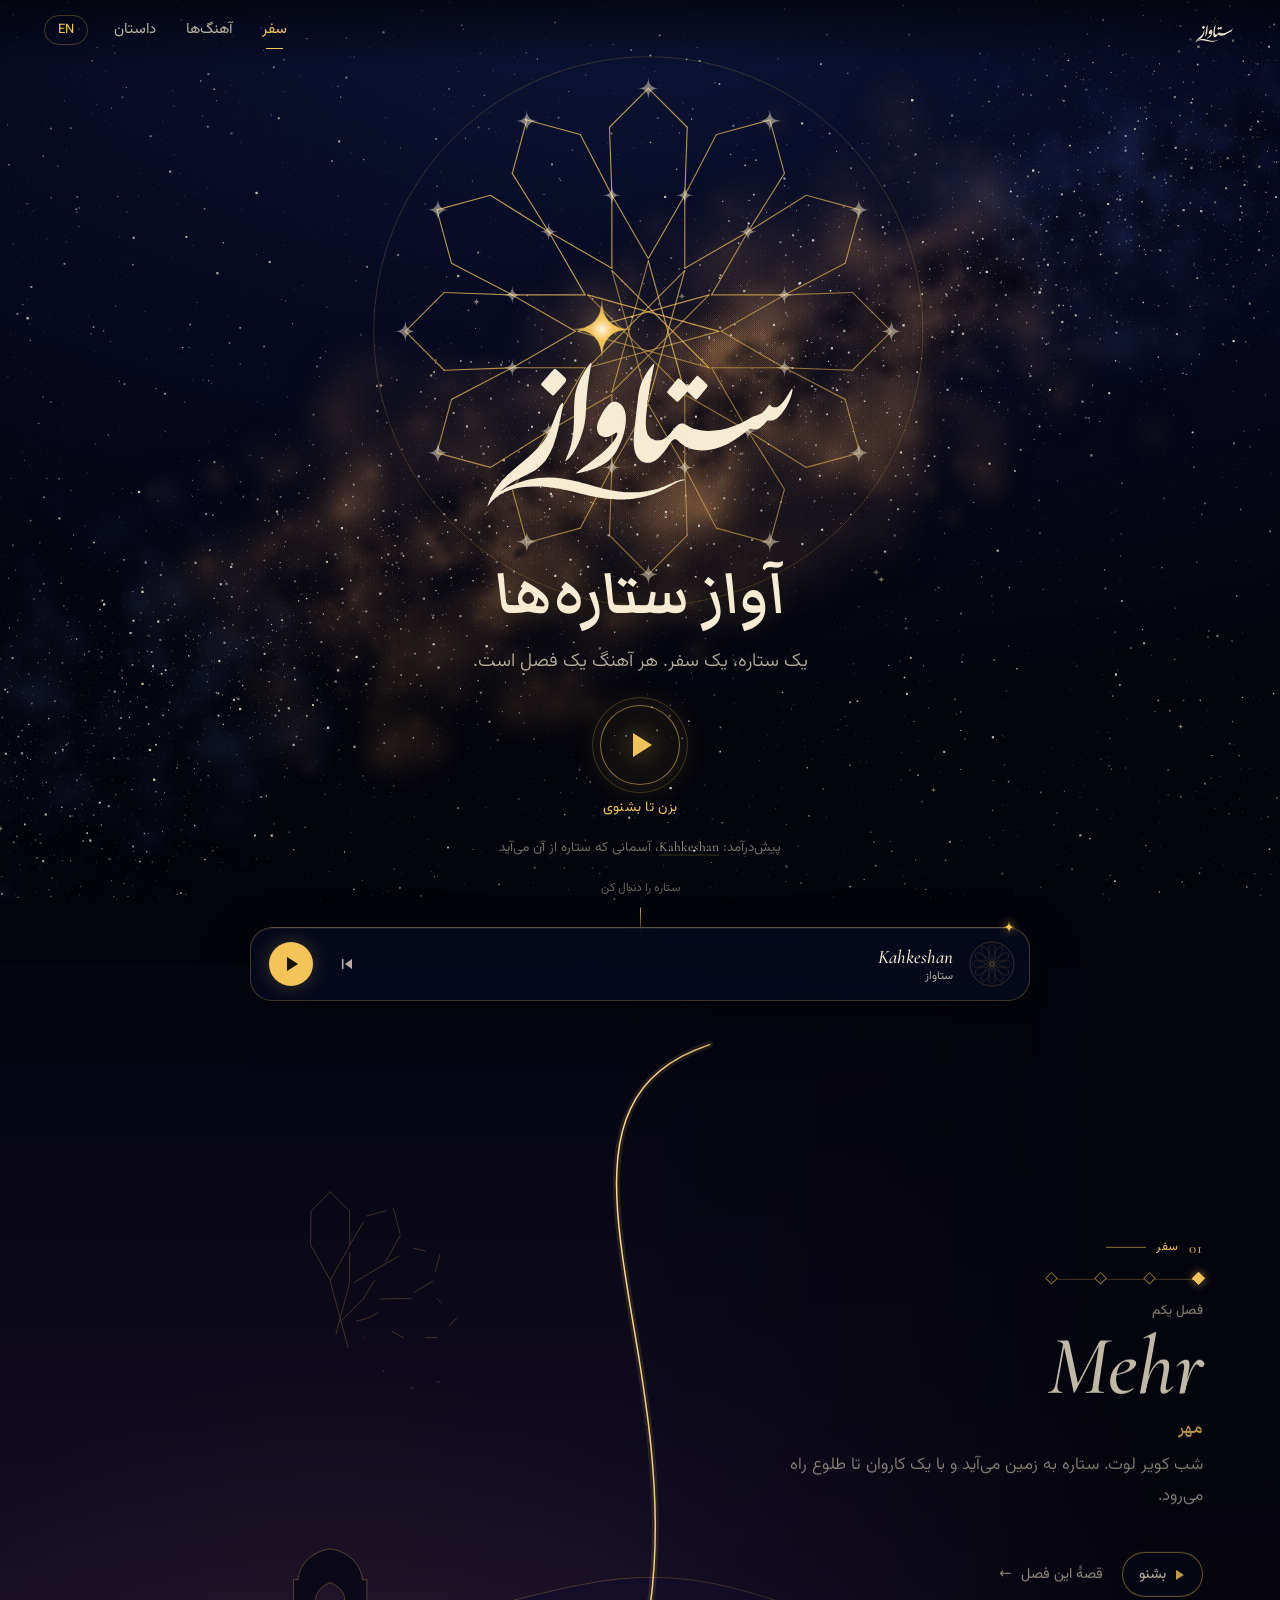
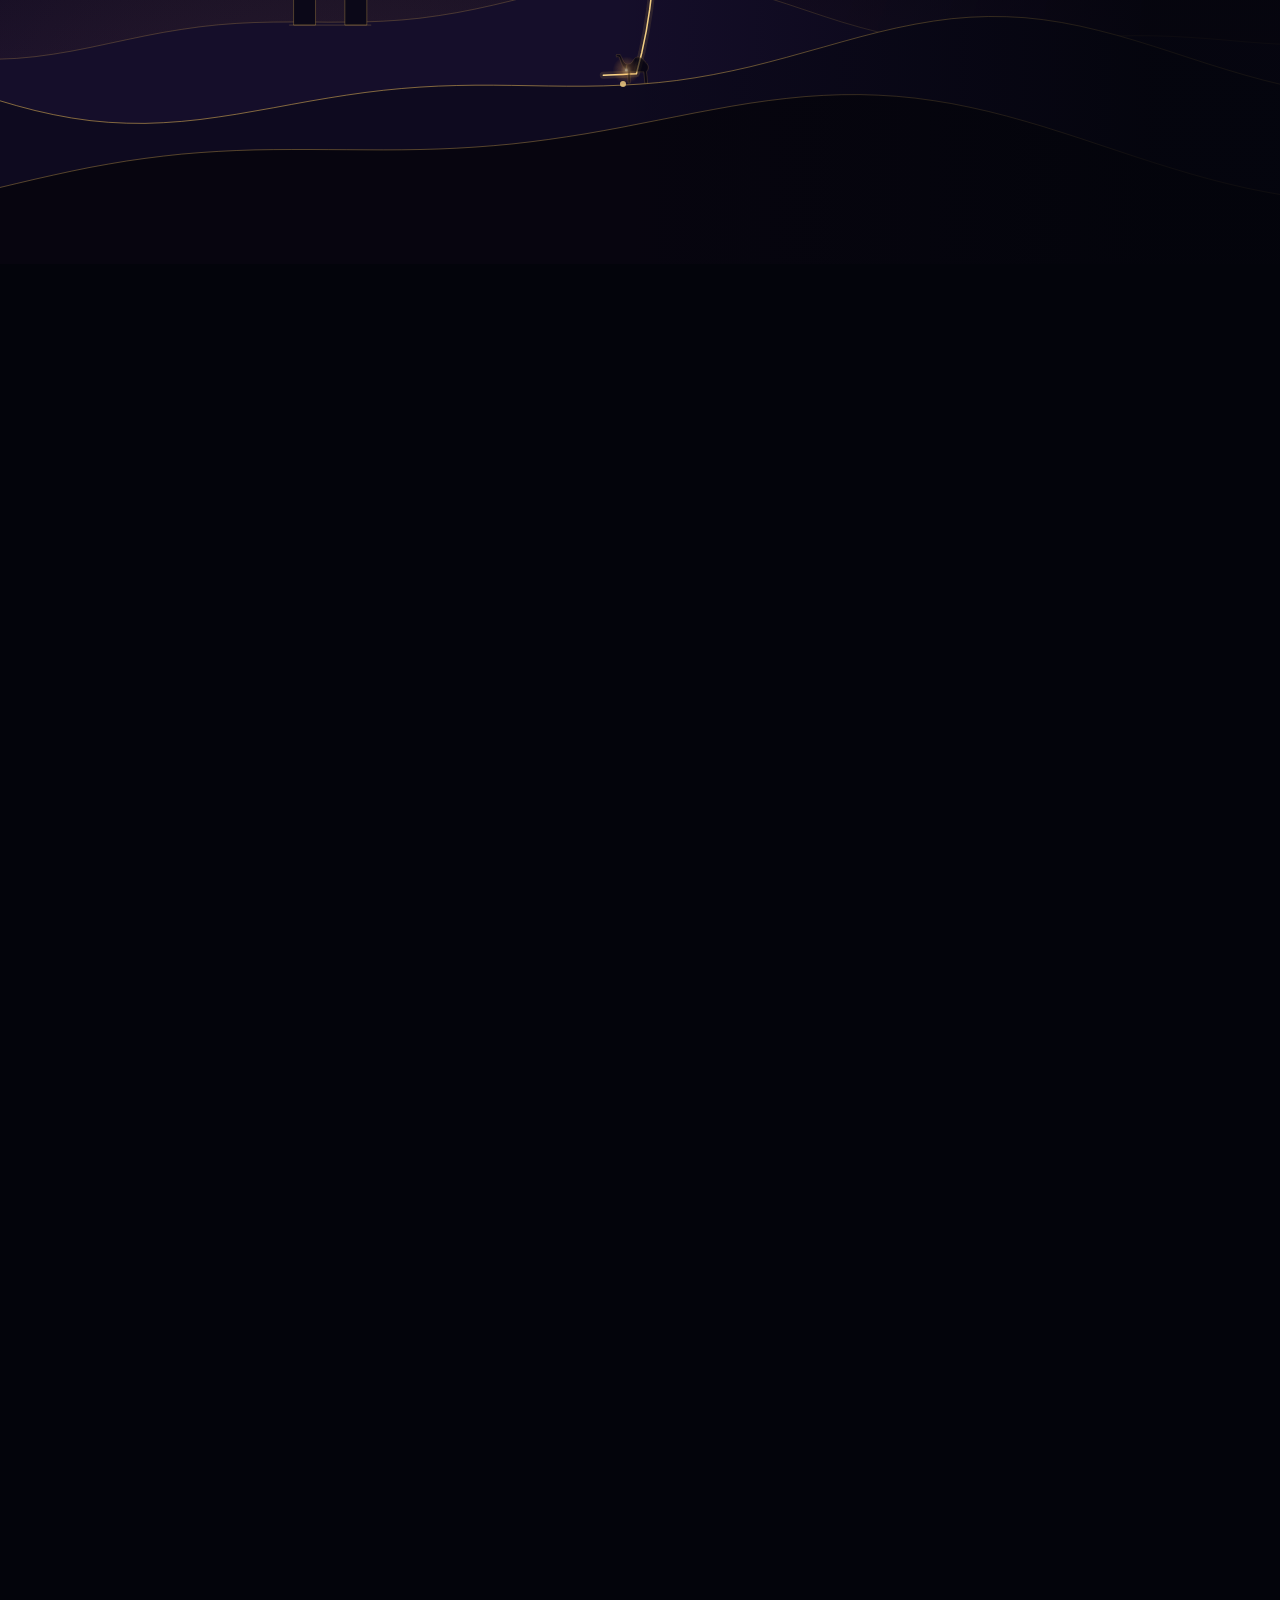
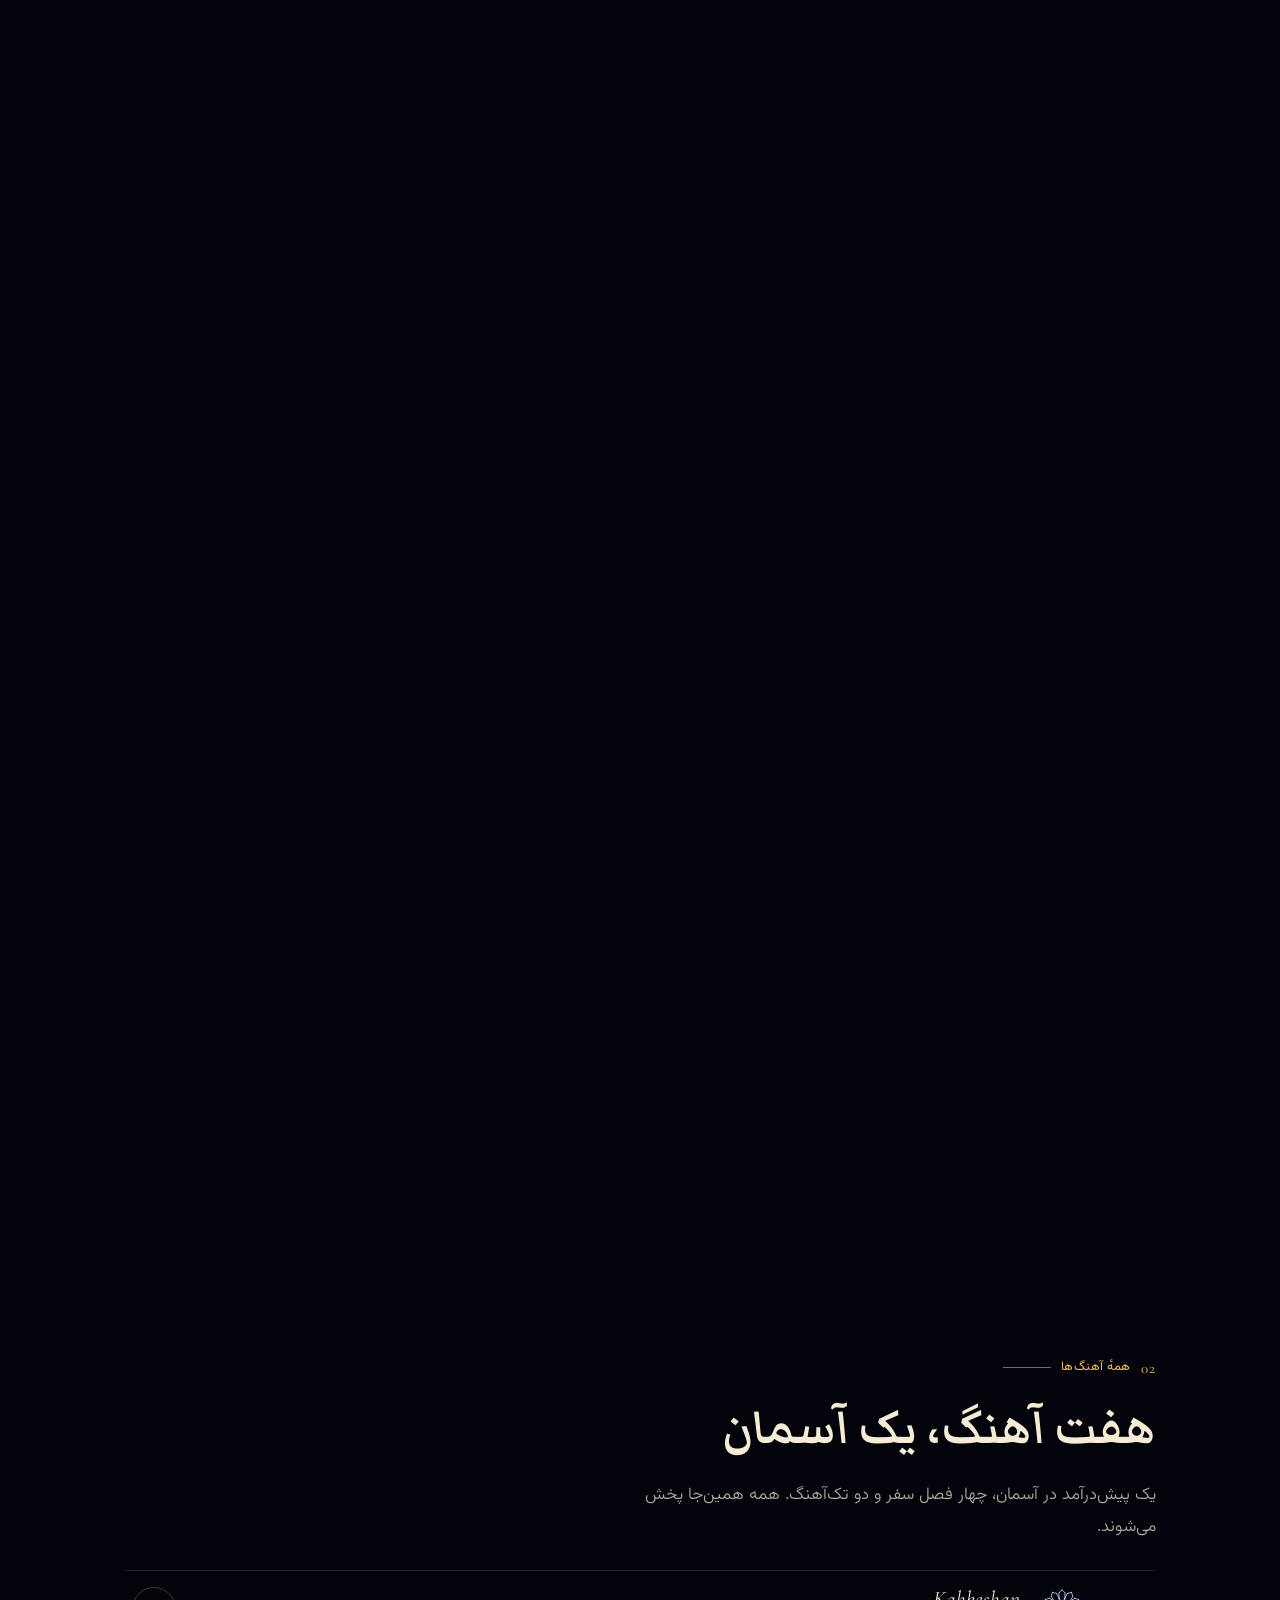
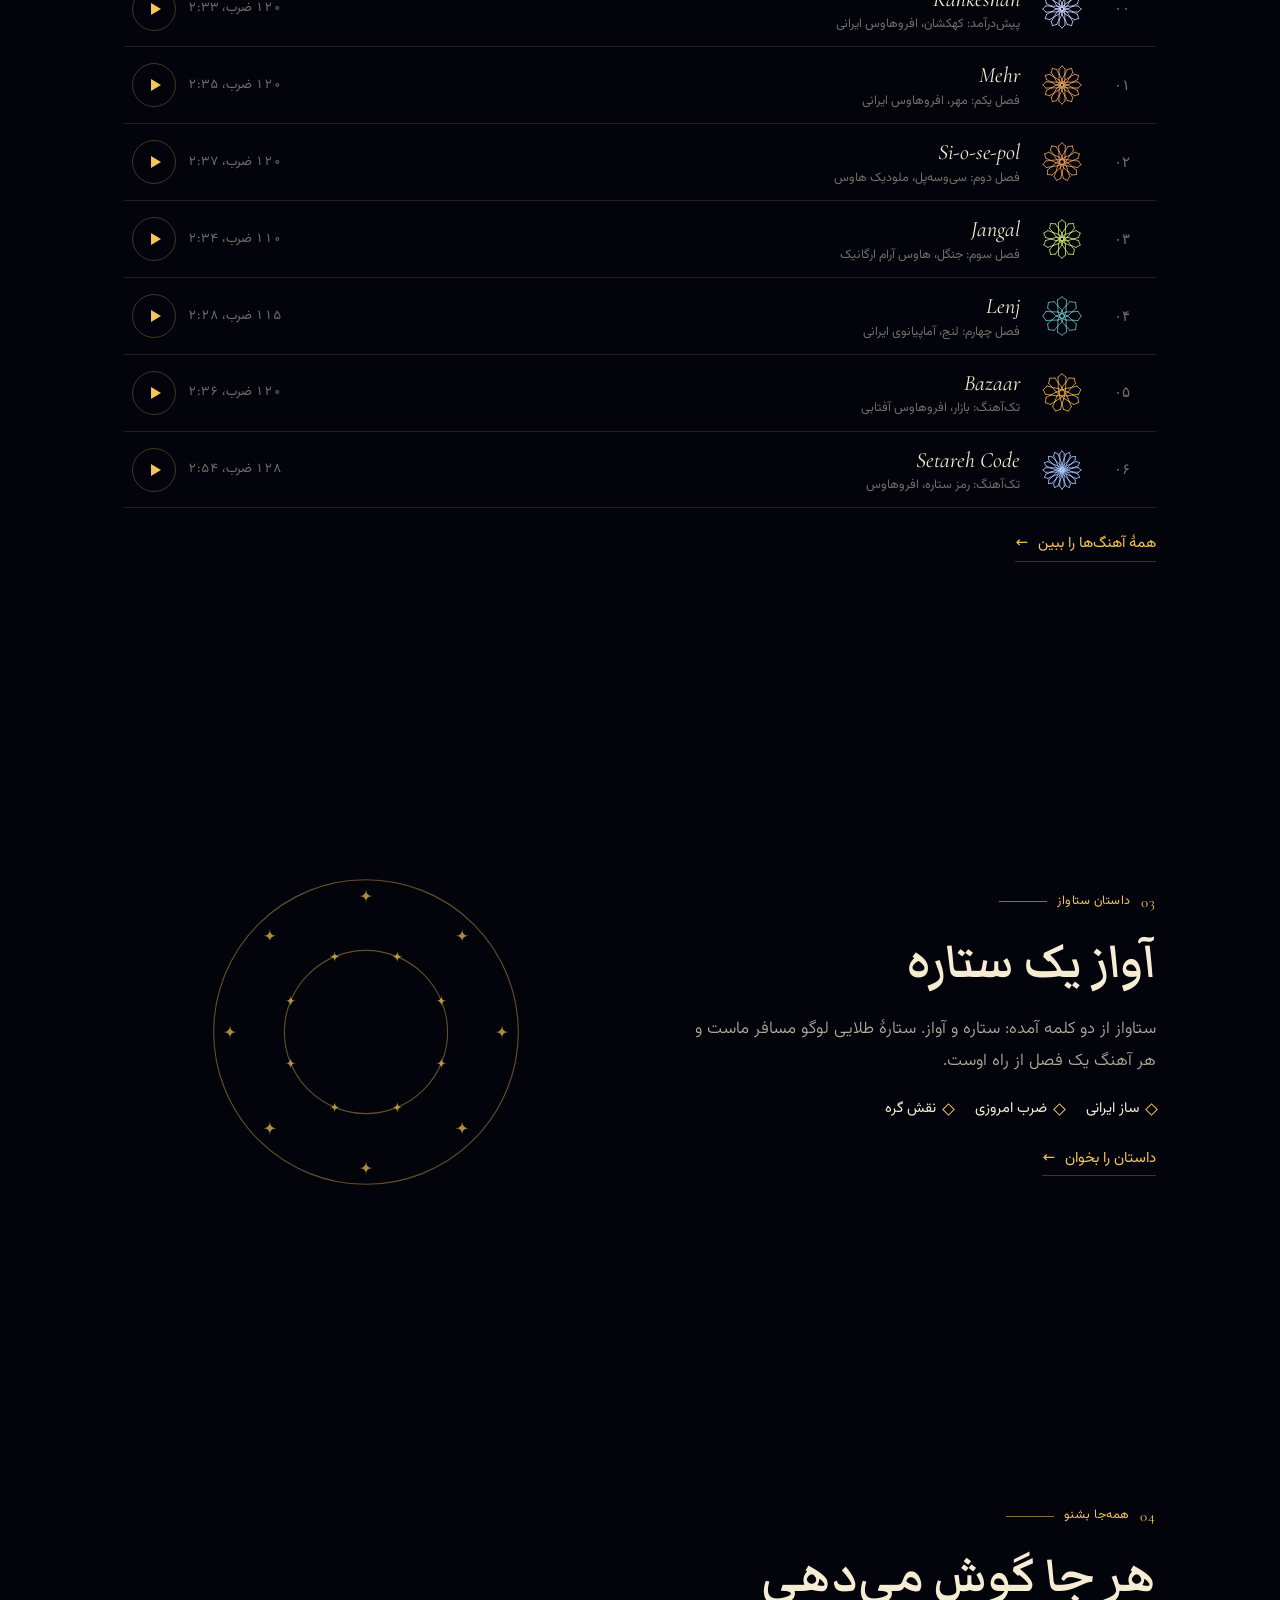
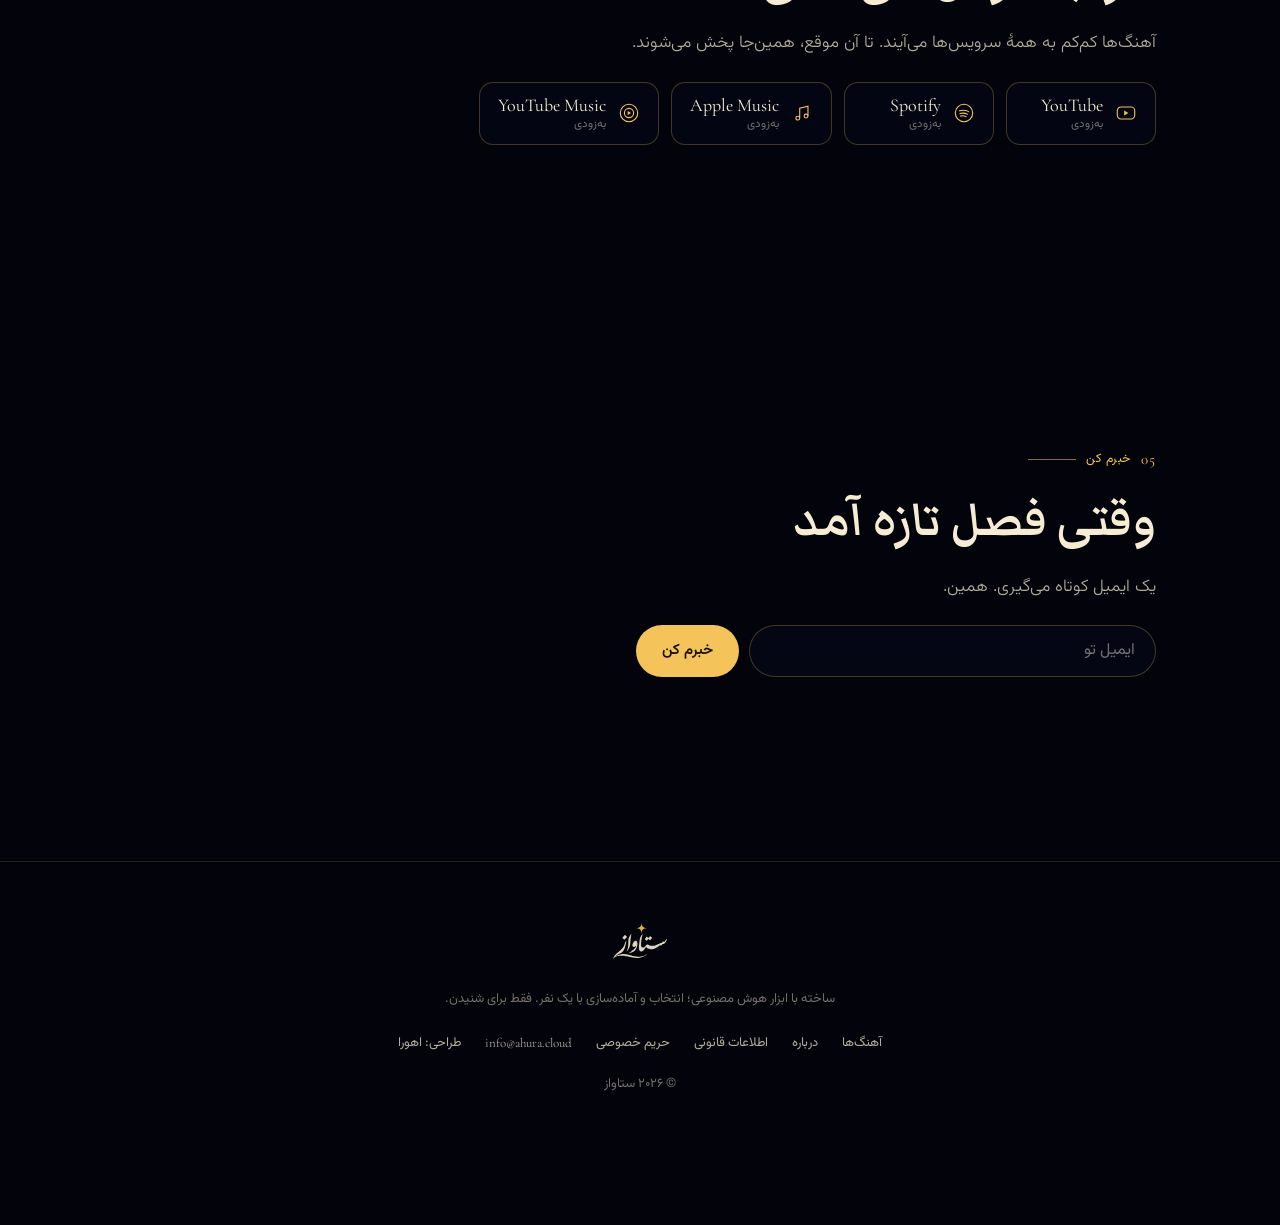
<file: index.html>
<!doctype html>
<html lang="fa" dir="rtl">
<head>
<meta charset="utf-8">
<meta name="viewport" content="width=device-width, initial-scale=1, viewport-fit=cover">
<meta name="theme-color" content="#03040b">
<meta name="color-scheme" content="dark">
<meta name="robots" content="noindex">
<title>Setavaz Journey</title>
<meta name="description" content="ستاواز، آواز ستاره‌ها: ستارهٔ طلایی لوگو مسافر است و هر آهنگ یک فصل از سفر او.">
<link rel="icon" href="assets/setavaz-mark.svg" type="image/svg+xml">
<link rel="preconnect" href="https://fonts.googleapis.com">
<link rel="preconnect" href="https://fonts.gstatic.com" crossorigin>
<link href="https://fonts.googleapis.com/css2?family=Cormorant+Garamond:ital,wght@0,400;0,500;1,400;1,500&family=Markazi+Text:wght@400;600&family=Vazirmatn:wght@300;400;600&display=swap" rel="stylesheet">
<link rel="stylesheet" href="css/site.css?v=4">
<script>
  (function () {
    var h = document.documentElement;
    h.classList.add('js');
    if (!window.matchMedia || !matchMedia('(prefers-reduced-motion: reduce)').matches) h.classList.add('anim');
    try { var q = new URLSearchParams(location.search).get('lang'), s = localStorage.getItem('sv-lang'); var l = q || s; if (l === 'en') { h.lang = 'en'; h.dir = 'ltr'; } } catch (e) {}
  })();
</script>
</head>
<body>
<a class="skip" href="#main" data-en="Skip to content">رفتن به متن</a>
<div class="bgwrap" aria-hidden="true"><canvas id="mw"></canvas><canvas id="tw"></canvas></div>
<div class="vign" aria-hidden="true"></div>

<nav class="top" aria-label="اصلی">
  <a class="mark" href="#/" aria-label="ستاواز، خانه" data-en-aria="Setavaz, home">
    <img src="assets/setavaz-letters.svg" alt="">
    <svg class="home-ghost" viewBox="-1.2 -1.2 2.4 2.4" aria-hidden="true"><path d="M0 -1Q-0.016 0.016 1 0Q-0.016 -0.016 0 1Q0.016 -0.016 -1 0Q0.016 0.016 0 -1Z"/></svg>
  </a>
  <div class="links">
    <a href="#/" data-nav="home" data-en="Journey">سفر</a>
    <a href="#/songs" data-nav="songs" data-en="Songs">آهنگ‌ها</a>
    <a href="#/about" data-nav="about" data-en="Story">داستان</a>
    <button id="lang" type="button" aria-label="English">EN</button>
  </div>
</nav>

<main id="main">
  <!-- ================= HOME ================= -->
  <div class="page" id="p-home" data-page="home">
    <section id="hero">
      <div class="art" id="art">
        <svg id="hg" aria-hidden="true"></svg>
        <svg id="ghost" viewBox="-1.2 -1.2 2.4 2.4" aria-hidden="true"><path d="M0 -1Q-0.016 0.016 1 0Q-0.016 -0.016 0 1Q0.016 -0.016 -1 0Q0.016 0.016 0 -1Z"/></svg>
        <img id="logoLetters" src="assets/setavaz-letters.svg" alt="ستاواز" data-en-alt="Setavaz">
      </div>
      <h1 class="title intro" data-en="Song of the Stars">آواز ستاره‌ها</h1>
      <p class="subline intro" data-en="One star, one journey. Every song is a chapter.">یک ستاره، یک سفر. هر آهنگ یک فصل است.</p>
      <button class="bigplay intro" id="heroPlay" type="button" data-play="kahkeshan" aria-label="پخش پیش‌درآمد" data-en-aria="Play the prelude">
        <span class="disc"><span class="ico"><span class="tri"></span><span class="bars"><i></i><i></i></span><span class="spin"></span></span></span>
        <span class="lbl" data-lbl data-en="Tap to listen">بزن تا بشنوی</span>
      </button>
      <div class="prelude intro"><span data-en="Prelude:">پیش‌درآمد:</span> <a href="#/song/kahkeshan" class="lat">Kahkeshan</a><span data-en=", the sky the star comes from">، آسمانی که ستاره از آن می‌آید</span></div>
      <div class="cue intro"><span data-en="Follow the star">ستاره را دنبال کن</span><i></i></div>
    </section>

    <section id="journey" aria-label="سفر ستاره" data-en-aria="The star's journey">
      <div class="stage" id="stage">
        <svg class="scn" id="scn" aria-hidden="true"></svg>
        <div class="panel">
          <div class="kick"><b>01</b><span data-en="The journey">سفر</span></div>
          <div class="jmap" id="jmap"><span class="fill" id="jfill"></span><i></i><i></i><i></i><i></i></div>
          <div class="ch" id="ch">
            <div class="num" id="chNum">فصل یکم</div>
            <h2 id="chTitle" class="lat">Mehr</h2>
            <span class="fa-name" id="chFa">مهر</span>
            <p id="chLine"></p>
            <div class="extra" id="chExtra" aria-live="off"></div>
            <div class="btnrow">
              <button class="pill" id="chListen" type="button"><span class="t"></span><span id="chListenLbl">بشنو</span></button>
              <a class="pill ghost" id="chOpen" href="#/song/mehr"><span id="chOpenLbl">قصهٔ این فصل</span> <span class="arr" aria-hidden="true">←</span></a>
            </div>
          </div>
        </div>
      </div>
    </section>

    <section class="block" id="home-songs">
      <div class="reveal">
        <div class="sec-k"><b>02</b><span data-en="All songs">همهٔ آهنگ‌ها</span></div>
        <h3 data-en="Seven songs, one sky">هفت آهنگ، یک آسمان</h3>
        <p class="lead" data-en="A prelude in the sky, four chapters of the journey, and two singles. Each one plays right here.">یک پیش‌درآمد در آسمان، چهار فصل سفر و دو تک‌آهنگ. همه همین‌جا پخش می‌شوند.</p>
      </div>
      <ul class="tracks reveal" id="homeTracks"></ul>
      <a class="more reveal" href="#/songs"><span data-en="See every song">همهٔ آهنگ‌ها را ببین</span> <span aria-hidden="true" class="arr">←</span></a>
    </section>

    <section class="block" id="about-teaser">
      <div class="grid">
        <div class="reveal">
          <div class="sec-k"><b>03</b><span data-en="The story">داستان ستاواز</span></div>
          <h3 data-en="The song of a star">آواز یک ستاره</h3>
          <p class="lead" data-en="Setavaz comes from two Persian words: setareh, the star, and avaz, the song. The gold star in our logo is the traveller, and every song is one chapter of its way.">ستاواز از دو کلمه آمده: ستاره و آواز. ستارهٔ طلایی لوگو مسافر ماست و هر آهنگ یک فصل از راه اوست.</p>
          <div class="three">
            <span data-en="Persian instruments">ساز ایرانی</span>
            <span data-en="A beat of today">ضرب امروزی</span>
            <span data-en="Girih patterns">نقش گره</span>
          </div>
          <a class="more" href="#/about"><span data-en="Read the story">داستان را بخوان</span> <span aria-hidden="true" class="arr">←</span></a>
        </div>
        <div id="orn" class="orn reveal" aria-hidden="true"><svg id="ornSvg" viewBox="-1.25 -1.25 2.5 2.5"></svg></div>
      </div>
    </section>

    <section class="block" id="listen">
      <div class="reveal">
        <div class="sec-k"><b>04</b><span data-en="Listen">همه‌جا بشنو</span></div>
        <h3 data-en="Wherever you listen">هر جا گوش می‌دهی</h3>
        <p class="lead" data-en="The songs are coming to every service, one by one. Until then, they play here.">آهنگ‌ها کم‌کم به همهٔ سرویس‌ها می‌آیند. تا آن موقع، همین‌جا پخش می‌شوند.</p>
        <div class="listen-row" data-svc></div>
      </div>
    </section>

    <section class="block" id="news">
      <div class="reveal">
        <div class="sec-k"><b>05</b><span data-en="Stay close">خبرم کن</span></div>
        <h3 data-en="When a new chapter arrives">وقتی فصل تازه آمد</h3>
        <p class="lead" data-en="You get one short email. That is all.">یک ایمیل کوتاه می‌گیری. همین.</p>
        <form class="news" id="newsForm" novalidate>
          <label class="sr" for="email" data-en="Your email">ایمیل تو</label>
          <input id="email" type="email" inputmode="email" autocomplete="email" placeholder="ایمیل تو" data-en-ph="Your email">
          <button type="submit" data-en="Let me know">خبرم کن</button>
        </form>
        <div class="note" id="newsNote" aria-live="polite"></div>
      </div>
    </section>
  </div>

  <!-- ================= SONG ================= -->
  <div class="page" id="p-song" data-page="song">
    <section class="sstage" id="sstage">
      <svg class="scn" id="sscn" aria-hidden="true"></svg>
      <div class="shead" id="shead">
        <div class="kick"><b id="sNo">01</b><span id="sKind"></span></div>
        <h1 id="sTitle" class="lat"></h1>
        <span class="fa-name" id="sFa"></span>
        <p class="line" id="sLine"></p>
        <div class="sctrl">
          <button class="bigplay" id="sPlay" type="button" data-play="">
            <span class="disc"><span class="ico"><span class="tri"></span><span class="bars"><i></i><i></i></span><span class="spin"></span></span></span>
            <span class="lbl"><span data-lbl></span><small id="sLen"></small></span>
          </button>
        </div>
      </div>
      <div class="sprog" aria-hidden="true"><i id="sProg"></i></div>
    </section>
    <div class="sbody">
      <section class="story reveal" id="sStory"><div class="sec-k"><b>A</b><span data-en="The story">قصه</span></div><h2 class="h2s" id="sStoryH"></h2><div id="sStoryP"></div></section>
      <section class="reveal" id="sMapS"><div class="sec-k"><b>B</b><span data-en="The story in the song">قصه در آهنگ</span></div><h2 class="h2s" data-en="Every part has a moment">هر بخش یک لحظه</h2><ol class="smap" id="sMap"></ol><div class="note2" id="sMapNote"></div></section>
      <section class="reveal full"><div class="sec-k"><b>C</b><span data-en="What each sound does">کار هر صدا</span></div><h2 class="h2s" data-en="Instruments have jobs">سازها کار دارند</h2><div class="jobs" id="sJobs"></div></section>
      <section class="reveal full"><div class="sec-k"><b>D</b><span data-en="Credits">شناسنامه</span></div><dl class="credits" id="sCred"></dl></section>
      <section class="reveal"><div class="sec-k"><b>E</b><span data-en="Listen on">شنیدن در</span></div><div class="listen-row" data-svc></div></section>
      <section class="reveal full"><a class="next" id="sNext" href="#/"></a></section>
    </div>
  </div>

  <!-- ================= SONGS ================= -->
  <div class="page" id="p-songs" data-page="songs">
    <header class="ph">
      <div class="sec-k"><b>01</b><span data-en="The catalogue">فهرست</span></div>
      <h1 data-en="All the songs">همهٔ آهنگ‌ها</h1>
      <p class="lead" data-en="The prelude is the sky. Then four chapters, from the desert to the sea. The singles are stops along the way.">پیش‌درآمد آسمان است. بعد چهار فصل، از کویر تا دریا. تک‌آهنگ‌ها منزل‌هایی میان راه‌اند.</p>
    </header>
    <section class="block" style="padding-top:20px" id="catalog"></section>
  </div>

  <!-- ================= ABOUT ================= -->
  <div class="page" id="p-about" data-page="about">
    <header class="ph">
      <div class="sec-k"><b>01</b><span data-en="About">درباره</span></div>
      <h1 data-en="The story of Setavaz">داستان ستاواز</h1>
      <p class="lead" data-en="Setavaz is instrumental music for listening: for late nights, long drives, workouts and high-energy moments.">ستاواز موسیقی بی‌کلام برای شنیدن است: برای شب، رانندگی، تمرین و لحظه‌های پرانرژی.</p>
    </header>
    <section class="block" style="padding-top:40px">
      <div class="grid" id="about-grid" style="display:grid;gap:40px;align-items:center">
        <div class="prose reveal">
          <div class="sec-k"><b>02</b><span data-en="The name">اسم</span></div>
          <h3 data-en="A star and a song">ستاره و آواز</h3>
          <p data-en="Setavaz is setareh, the star, and avaz, the song. Put together: the song of the stars.">ستاواز یعنی ستاره و آواز. کنار هم: آواز ستاره‌ها.</p>
          <p data-en="The gold star with four points in our logo is not a decoration. It is the traveller. It leaves the sky, walks across Iran, and every song tells one part of its way.">ستارهٔ طلایی چهارپر لوگوی ما تزئین نیست. مسافر است. از آسمان جدا می‌شود، از ایران می‌گذرد و هر آهنگ یک تکه از راهش را می‌گوید.</p>
          <p data-en="Each song keeps the same rule: the start sets the scene, the beat is the event, the pause is the problem, the peak is the arrival, and the end is the farewell.">همهٔ آهنگ‌ها یک قاعده دارند: شروع آهنگ صحنه را می‌چیند، ضرب اتفاق است، مکث مشکل است، اوج رسیدن است و پایان خداحافظی.</p>
        </div>
        <div class="orn reveal" id="aboutOrn" aria-hidden="true"><svg id="aboutOrnSvg" viewBox="-1.25 -1.25 2.5 2.5"></svg></div>
      </div>
    </section>
    <section class="block" style="padding-top:20px">
      <div class="reveal">
        <div class="sec-k"><b>03</b><span data-en="The way">راه</span></div>
        <h3 data-en="From the desert to the sea">از کویر تا دریا</h3>
        <nav class="route" id="route" aria-label="فصل‌ها" data-en-aria="Chapters"></nav>
      </div>
    </section>
    <section class="block" style="padding-top:20px">
      <div class="prose reveal">
        <div class="sec-k"><b>04</b><span data-en="How it is made">چطور ساخته می‌شود</span></div>
        <h3 data-en="Made with AI, chosen by a person">با هوش مصنوعی، انتخاب با یک نفر</h3>
        <p data-en="Each track is made several times with AI music tools. A person listens to every take, drops most of them, keeps the one that works, names it and finishes it.">هر آهنگ چند بار با ابزار هوش مصنوعی ساخته می‌شود. یک نفر همه را گوش می‌دهد، بیشترشان را کنار می‌گذارد و فقط آن را که درست است نگه می‌دارد، اسم می‌گذارد و آماده می‌کند.</p>
        <div class="facts">
          <div><b data-en="Persian instruments">ساز ایرانی</b><span data-en="Kamancheh, santur, ney, barbat, daf and tombak, over a beat of today.">کمانچه، سنتور، نی، بربط، دف و تنبک، روی ضرب امروزی.</span></div>
          <div><b data-en="No words">بی‌کلام</b><span data-en="Only open vowels, tahrir and the answer of a group. Never invented words.">فقط صدای باز، تحریر و جواب گروه. هیچ کلمهٔ ساختگی.</span></div>
          <div><b data-en="For listening only">فقط برای شنیدن</b><span data-en="The tracks cannot be downloaded and are not for use in other videos.">آهنگ‌ها دانلود نمی‌شوند و برای گذاشتن در ویدیوی دیگران نیستند.</span></div>
        </div>
        <p style="margin-top:28px"><span data-en="Contact:">تماس:</span> <a class="lat" href="mailto:info@ahura.cloud" style="color:var(--gold)">info@ahura.cloud</a></p>
      </div>
    </section>
  </div>
</main>

<footer>
  <img src="assets/setavaz-mark.svg" alt="ستاواز" data-en-alt="Setavaz">
  <div class="ai" data-en="Made with AI music tools, chosen and finished by a person. For listening only.">ساخته با ابزار هوش مصنوعی؛ انتخاب و آماده‌سازی با یک نفر. فقط برای شنیدن.</div>
  <div class="fl">
    <a href="#/songs" data-en="Songs">آهنگ‌ها</a>
    <a href="#/about" data-en="About">درباره</a>
    <a href="https://setavaz.ahura.cloud/imprint" rel="noopener" data-en="Imprint">اطلاعات قانونی</a>
    <a href="https://setavaz.ahura.cloud/privacy" rel="noopener" data-en="Privacy">حریم خصوصی</a>
    <a href="mailto:info@ahura.cloud" class="lat">info@ahura.cloud</a>
    <a href="https://ahura.cloud" rel="noopener" data-en="Design: Ahura">طراحی: اهورا</a>
  </div>
  <div class="cr" data-en="© 2026 Setavaz">© ۲۰۲۶ ستاواز</div>
</footer>

<div id="veil" aria-hidden="true"></div>
<div class="grain" aria-hidden="true"></div>

<div class="travwrap" aria-hidden="true"><div id="trav">
  <div class="halo" id="travHalo"></div>
  <svg viewBox="-1 -1 2 2">
    <defs><radialGradient id="tg" cx="0" cy="0" r="1" gradientUnits="userSpaceOnUse"><stop offset="0" stop-color="#fff6dc"/><stop offset=".35" stop-color="#F4C35A"/><stop offset="1" stop-color="#d9a441"/></radialGradient></defs>
    <path d="M0 -1Q-0.016 0.016 1 0Q-0.016 -0.016 0 1Q0.016 -0.016 -1 0Q0.016 0.016 0 -1Z" fill="url(#tg)"/>
  </svg>
</div></div>

<div id="player" role="region" aria-label="پخش‌کننده" data-en-aria="Player">
  <div id="bar" role="slider" aria-label="جای پخش" data-en-aria="Position" aria-valuemin="0" aria-valuemax="100" aria-valuenow="0" tabindex="0">
    <div id="barFill"></div>
    <svg id="barHead" viewBox="-1 -1 2 2"><path d="M0 -1Q-0.016 0.016 1 0Q-0.016 -0.016 0 1Q0.016 -0.016 -1 0Q0.016 0.016 0 -1Z" fill="#F4C35A"/></svg>
  </div>
  <svg id="seal" viewBox="-1.15 -1.15 2.3 2.3" aria-hidden="true"></svg>
  <div class="meta"><a id="pTitle" href="#/song/kahkeshan">Kahkeshan</a><small id="pTime">ستاواز</small></div>
  <canvas id="frz" aria-hidden="true"></canvas>
  <button id="pnext" type="button" aria-label="آهنگ بعدی" data-en-aria="Next song"><svg viewBox="0 0 16 16" aria-hidden="true"><path d="M3 3l7 5-7 5z" fill="currentColor"/><rect x="11.5" y="3" width="1.6" height="10" fill="currentColor"/></svg></button>
  <button id="pp" type="button" aria-label="پخش" data-en-aria="Play"><span class="ico"><span class="tri"></span><span class="bars"><i></i><i></i></span><span class="spin"></span></span></button>
</div>
<div id="toast" role="status"></div>
<audio id="au" preload="none" playsinline></audio>

<script src="https://cdnjs.cloudflare.com/ajax/libs/gsap/3.12.5/gsap.min.js"></script>
<script src="js/data.js?v=4"></script>
<script src="js/worlds.js?v=4"></script>
<script src="js/app.js?v=4"></script>
</body>
</html>
</file>
<file: css/site.css>
:root {
  --ink: #03040b; --night: #070b22; --deep: #0b1233;
  --gold: #F4C35A; --gold-hi: #ffd98a; --gold-deep: #d9a441;
  --hair: rgba(244, 195, 90, .26); --hair-strong: rgba(244, 195, 90, .55);
  --ivory: #F6ECD3; --mute: rgba(246, 236, 211, .72); --faint: rgba(246, 236, 211, .46);
  --glass: rgba(8, 11, 32, .74); --acc: #F4C35A;
  --gut: 16px; --max: 1120px;
  --fa: 'Vazirmatn', system-ui, sans-serif;
  --fa-display: 'Markazi Text', 'Vazirmatn', serif;
  --lat: 'Cormorant Garamond', 'Times New Roman', serif;
  --e-out: cubic-bezier(.2, .8, .2, 1);
}
* { box-sizing: border-box; }
html { overflow-x: clip; background: var(--ink); color-scheme: dark; -webkit-text-size-adjust: 100%; -webkit-tap-highlight-color: transparent; }
body {
  margin: 0; min-height: 100vh;
  background: radial-gradient(120% 80% at 50% 0%, #0b1233 0%, #060920 45%, #03040b 100%) fixed var(--ink);
  color: var(--ivory); font-family: var(--fa); font-weight: 400; font-size: 16px; line-height: 1.9;
  overflow-x: hidden; overflow-x: clip; -webkit-font-smoothing: antialiased; text-rendering: optimizeLegibility;
}
[dir="ltr"] body { font-family: var(--lat); font-size: 18px; line-height: 1.6; }
a { color: inherit; text-decoration: none; }
button { font: inherit; color: inherit; background: none; border: 0; padding: 0; cursor: pointer; touch-action: manipulation; }
img, svg { -webkit-user-drag: none; }
.lat { font-family: var(--lat); direction: ltr; unicode-bidi: isolate; }
.sr { position: absolute; width: 1px; height: 1px; overflow: hidden; clip: rect(0 0 0 0); white-space: nowrap; }
:focus { outline: none; }
:focus-visible { outline: 1.5px solid var(--gold); outline-offset: 4px; border-radius: 10px; box-shadow: 0 0 0 6px rgba(244, 195, 90, .12); }
::selection { background: rgba(244, 195, 90, .32); color: #fff; }
.skip { position: fixed; top: -60px; inset-inline-start: 12px; z-index: 90; padding: 8px 14px; border-radius: 10px; background: var(--gold); color: #1a1205; transition: top .2s; }
.skip:focus-visible { top: 12px; }

/* ---------- the sky, grain ---------- */
.bgwrap, .travwrap { position: fixed; inset: 0; overflow: hidden; pointer-events: none; z-index: 0; contain: strict; }
.travwrap { z-index: 28; }
#mw { position: absolute; left: 50%; top: 50%; z-index: 0; pointer-events: none; opacity: 0; transition: opacity 2.4s ease; transform: translate(-50%, -50%); }
#mw.on { opacity: .92; }
html.anim #mw.on { animation: drift 160s ease-in-out infinite alternate; }
@keyframes drift { from { transform: translate(-50%, -50%) rotate(-3deg) translate3d(-1.5%, .5%, 0); } to { transform: translate(-50%, -50%) rotate(3deg) translate3d(1.5%, -.5%, 0); } }
#tw { position: absolute; inset: 0; width: 100%; height: 100%; z-index: 0; pointer-events: none; }
.grain { position: fixed; inset: 0; z-index: 60; pointer-events: none; opacity: .07; mix-blend-mode: overlay;
  background-image: url("data:image/svg+xml,%3Csvg xmlns='http://www.w3.org/2000/svg' width='160' height='160'%3E%3Cfilter id='n'%3E%3CfeTurbulence type='fractalNoise' baseFrequency='.85' numOctaves='2' stitchTiles='stitch'/%3E%3CfeColorMatrix values='0 0 0 0 1 0 0 0 0 1 0 0 0 0 1 0 0 0 1.4 -.2'/%3E%3C/filter%3E%3Crect width='160' height='160' filter='url(%23n)'/%3E%3C/svg%3E"); }
html.anim .grain { animation: grain 1s steps(6) infinite; }
@keyframes grain { 0% { background-position: 0 0; } 20% { background-position: -37px 21px; } 40% { background-position: 29px -44px; } 60% { background-position: -18px -13px; } 80% { background-position: 41px 33px; } 100% { background-position: 0 0; } }
.vign { position: fixed; inset: 0; z-index: 2; pointer-events: none; background: radial-gradient(130% 100% at 50% 45%, rgba(0,0,0,0) 55%, rgba(0,0,0,.5) 100%); }
main, footer, nav { position: relative; z-index: 3; }

/* ---------- nav ---------- */
nav.top {
  position: fixed; inset-inline: 0; top: 0; z-index: 30;
  display: flex; align-items: center; justify-content: space-between; gap: 12px;
  padding: calc(10px + env(safe-area-inset-top)) var(--gut) 12px;
  background: linear-gradient(180deg, rgba(3,4,11,.82), rgba(3,4,11,0));
}
nav.top .mark { position: relative; display: block; width: 44px; height: 32px; }
nav.top .mark img { width: 100%; height: 100%; display: block; opacity: .95; transition: opacity .3s; }
nav.top .mark:hover img { opacity: 1; }
nav.top .mark .home-ghost { position: absolute; width: 9px; height: 9px; left: 52.4%; top: 22.4%; margin: -4.5px 0 0 -4.5px; opacity: .55; }
nav.top .links { display: flex; align-items: center; gap: 4px; font-size: 14px; color: var(--mute); }
nav.top .links a { position: relative; padding: 6px 10px; border-radius: 999px; transition: color .25s; }
nav.top .links a::after { content: ''; position: absolute; inset-inline: 14px; bottom: 2px; height: 1px; background: var(--gold); transform: scaleX(0); transition: transform .45s var(--e-out); }
nav.top .links a:hover { color: var(--ivory); }
nav.top .links a[aria-current="page"] { color: var(--gold); }
nav.top .links a[aria-current="page"]::after, nav.top .links a:hover::after { transform: scaleX(1); }
#lang { margin-inline-start: 6px; border: 1px solid var(--hair); border-radius: 999px; padding: 3px 12px; min-width: 44px; min-height: 30px; font-size: 13px; color: var(--gold); line-height: 1.6; transition: border-color .3s, background .3s; }
#lang:hover { border-color: var(--hair-strong); background: rgba(244,195,90,.07); }

/* ---------- pages + the veil the star carries you through ---------- */
.page { display: none; }
.page.on { display: block; }
#veil { position: fixed; inset: 0; z-index: 25; pointer-events: none; opacity: 0; background: radial-gradient(circle at var(--vx, 50%) var(--vy, 50%), rgba(255,216,140,.22) 0, rgba(12,10,30,.86) 26%, rgba(3,4,11,.97) 60%); }
.page-in { animation: pageIn .9s var(--e-out) both; }
@keyframes pageIn { from { opacity: 0; transform: translateY(14px); } to { opacity: 1; transform: none; } }

/* ---------- hero ---------- */
#hero { overflow-x: clip; min-height: 100vh; min-height: 100svh; display: flex; flex-direction: column; align-items: center; justify-content: center; padding: 76px var(--gut) 104px; text-align: center; position: relative; }
.art { position: relative; display: block; }
#logoLetters { display: block; width: 100%; height: auto; user-select: none; }
html.anim .art #logoLetters { clip-path: inset(0 0 0 100%); }
#hg { position: absolute; pointer-events: none; overflow: visible; }
#hg .ln path { fill: none; stroke: var(--gold); stroke-linecap: round; }
#hg .gl path { fill: none; stroke: #ffd27a; stroke-linecap: round; }
#hg .ring { fill: none; stroke: #ffd690; }
#hg .nd { fill: #fff3d6; }
html.anim #hg .ln path, html.anim #hg .gl path { stroke-dasharray: 1; stroke-dashoffset: 1; }
#ghost { position: absolute; pointer-events: none; opacity: 0; overflow: visible; }
#ghost path, .home-ghost path { fill: none; stroke: var(--gold); stroke-width: .045; }
h1.title { font-family: var(--fa-display); font-weight: 600; font-size: clamp(42px, 10vw, 76px); line-height: 1.12; margin: 18px 0 0; color: var(--ivory); text-shadow: 0 0 32px rgba(244,195,90,.2); }
[dir="ltr"] h1.title { font-family: var(--lat); font-weight: 500; letter-spacing: .005em; font-style: italic; }
.subline { margin: 8px 0 0; color: var(--mute); font-size: clamp(15.5px, 3.9vw, 19px); font-weight: 300; line-height: 1.8; }
.bigplay { margin-top: 26px; display: inline-flex; flex-direction: column; align-items: center; gap: 10px; }
.bigplay .disc { position: relative; width: 80px; height: 80px; border-radius: 50%; border: 1px solid var(--hair-strong); display: grid; place-items: center; background: radial-gradient(circle, rgba(244,195,90,.18), rgba(244,195,90,0) 70%); box-shadow: 0 0 36px rgba(244,195,90,.18), inset 0 0 18px rgba(244,195,90,.12); transition: transform .45s var(--e-out), box-shadow .45s; }
.bigplay:hover .disc { transform: scale(1.05); box-shadow: 0 0 52px rgba(244,195,90,.32), inset 0 0 22px rgba(244,195,90,.2); }
.bigplay:active .disc { transform: scale(.96); }
html.anim .bigplay .disc::after { content: ''; position: absolute; inset: -9px; border-radius: 50%; border: 1px solid rgba(244,195,90,.22); animation: invite 3.6s ease-in-out infinite; }
html.anim .bigplay.is-on .disc::after { animation: none; opacity: 0; }
@keyframes invite { 0%, 100% { transform: scale(.94); opacity: 0; } 50% { transform: scale(1.05); opacity: .9; } }
.bigplay .lbl { font-size: 14px; color: var(--gold); letter-spacing: .02em; min-height: 1.6em; }
.ico { position: relative; display: grid; place-items: center; }
.ico .tri { width: 0; height: 0; border-top: 12px solid transparent; border-bottom: 12px solid transparent; border-left: 19px solid var(--gold); margin-left: 5px; }
.ico .bars { display: none; gap: 6px; }
.ico .bars i { display: block; width: 5px; height: 22px; background: var(--gold); border-radius: 2px; }
.ico .spin { display: none; position: absolute; width: 34px; height: 34px; border-radius: 50%; border: 1.5px solid rgba(244,195,90,.2); border-top-color: var(--gold); }
html.anim .ico .spin { animation: spin .9s linear infinite; }
@keyframes spin { to { transform: rotate(360deg); } }
.is-on .ico .tri { display: none; }
.is-on .ico .bars { display: flex; }
.is-wait .ico .tri, .is-wait .ico .bars { display: none; }
.is-wait .ico .spin { display: block; }
.prelude { margin-top: 12px; font-size: 13.5px; color: var(--faint); }
.prelude a { color: var(--mute); border-bottom: 1px solid var(--hair); transition: color .25s, border-color .25s; }
.prelude a:hover { color: var(--gold); border-color: var(--gold); }
.cue { position: absolute; bottom: calc(24px + env(safe-area-inset-bottom)); left: 0; right: 0; margin: 0 auto; width: max-content; display: flex; flex-direction: column; align-items: center; gap: 8px; font-size: 12px; color: var(--faint); }
.cue i { display: block; width: 1px; height: 34px; background: linear-gradient(var(--gold), rgba(244,195,90,0)); transform-origin: top; }
html.anim .cue i { animation: cue 2.8s ease-in-out infinite; }
@keyframes cue { 0% { transform: scaleY(0); opacity: 1; } 60% { transform: scaleY(1); opacity: 1; } 100% { transform: scaleY(1); opacity: 0; } }
html.anim .intro { opacity: 0; }

/* ---------- the traveller ---------- */
#trav { position: absolute; left: 0; top: 0; width: 80px; height: 80px; margin: -40px 0 0 -40px; z-index: 28; pointer-events: none; will-change: transform; opacity: 0; }
#trav svg { position: absolute; inset: 0; width: 100%; height: 100%; overflow: visible; }
#trav .halo { position: absolute; inset: -60%; border-radius: 50%; background: radial-gradient(circle, rgba(255,214,140,.55) 0%, rgba(244,195,90,.18) 30%, rgba(244,195,90,0) 62%); }

/* ---------- worlds (shared) ---------- */
svg.scn { position: absolute; inset: 0; width: 100%; height: 100%; display: block; }
.scn .crest { fill: none; stroke: var(--gold); stroke-width: 1; }
.scn .trail { fill: none; stroke: #ffd98a; stroke-width: 1.5; stroke-linecap: round; stroke-linejoin: round; }
.scn .trail-g { fill: none; stroke: #f4c35a; stroke-width: 7; stroke-linecap: round; stroke-linejoin: round; }
.scn .gl { fill: none; stroke: var(--gold); stroke-linecap: round; }
html.anim .scn .rip { animation: rip 7s linear infinite; }
@keyframes rip { to { stroke-dashoffset: -208; } }
html.anim .scn .fog { animation: fog 26s ease-in-out infinite alternate; }
@keyframes fog { from { transform: translateX(-4%); } to { transform: translateX(4%); } }

/* ---------- journey (home) ---------- */
#journey { position: relative; height: 560vh; height: 560svh; }
.stage { position: sticky; top: 0; height: 100vh; height: 100svh; overflow: hidden; }
.stage::after { content: ''; position: absolute; inset: auto 0 0 0; height: 50%; background: linear-gradient(0deg, rgba(3,4,11,.94) 12%, rgba(3,4,11,0)); pointer-events: none; z-index: 1; }
.panel { position: absolute; z-index: 2; inset-inline: var(--gut); bottom: calc(96px + env(safe-area-inset-bottom)); }
.kick { display: flex; align-items: center; gap: 10px; font-size: 12.5px; color: var(--gold); letter-spacing: .04em; }
.kick b { font-weight: 400; font-family: var(--lat); font-size: 15px; letter-spacing: .08em; }
.kick::after { content: ''; flex: 0 0 40px; height: 1px; background: var(--hair-strong); }
.jmap { position: relative; display: flex; justify-content: space-between; width: 156px; margin: 12px 0 12px; }
.jmap::before { content: ''; position: absolute; inset-inline: 4px; top: 50%; height: 1px; background: var(--hair); }
.jmap .fill { position: absolute; inset-inline-start: 4px; top: 50%; height: 1px; width: calc(100% - 8px); background: var(--gold); transform: scaleX(0); transform-origin: right; }
[dir="ltr"] .jmap .fill { transform-origin: left; }
.jmap i { position: relative; width: 9px; height: 9px; transform: rotate(45deg); border: 1px solid var(--hair-strong); background: var(--ink); transition: background .5s, box-shadow .5s, border-color .5s; }
.jmap i.on { background: var(--gold); border-color: var(--gold); box-shadow: 0 0 10px rgba(244,195,90,.7); }
.ch .num { font-size: 13.5px; color: var(--mute); }
.ch h2 { margin: 0; font-family: var(--lat); font-weight: 500; font-style: italic; font-size: clamp(44px, 12vw, 84px); line-height: 1; color: var(--ivory); letter-spacing: -.005em; }
.ch .fa-name { font-family: var(--fa-display); font-weight: 600; font-size: 20px; color: var(--gold); line-height: 1.4; display: block; margin-top: 6px; }
[dir="ltr"] .ch .fa-name { display: none; }
.ch p { margin: 8px 0 0; font-size: 15px; line-height: 1.85; color: var(--mute); max-width: 32em; font-weight: 300; }
[dir="ltr"] .ch p { font-size: 18px; line-height: 1.5; }
.ch .extra { margin-top: 6px; min-height: 1.6em; font-size: 13px; color: var(--gold); font-variant-numeric: tabular-nums; }
.btnrow { display: flex; flex-wrap: wrap; gap: 10px; margin-top: 12px; }
.pill { display: inline-flex; align-items: center; gap: 10px; min-height: 44px; padding: 8px 18px 8px 16px; border: 1px solid var(--hair-strong); border-radius: 999px; font-size: 14.5px; color: var(--ivory); background: rgba(7,10,30,.42); -webkit-backdrop-filter: blur(6px); backdrop-filter: blur(6px); transition: background .3s, border-color .3s, transform .3s var(--e-out); }
.pill:hover { background: rgba(244,195,90,.1); border-color: var(--gold); }
.pill:active { transform: scale(.97); }
.pill.ghost { border-color: transparent; background: none; color: var(--mute); padding-inline: 8px; }
.pill.ghost:hover { color: var(--gold); }
.pill .t { width: 0; height: 0; border-top: 5px solid transparent; border-bottom: 5px solid transparent; border-left: 8px solid var(--gold); }
.pill.is-on .t { width: 8px; height: 10px; border: 0; background: linear-gradient(90deg, var(--gold) 0 3px, transparent 3px 5px, var(--gold) 5px 8px); }
.pill .arr { display: inline-block; transition: transform .35s var(--e-out); }
.pill:hover .arr { transform: translateX(-4px); }
[dir="ltr"] .pill:hover .arr { transform: translateX(4px); }

/* ---------- blocks ---------- */
section.block { position: relative; padding: 112px var(--gut); max-width: var(--max); margin: 0 auto; }
.sec-k { display: flex; align-items: center; gap: 10px; font-size: 12.5px; color: var(--gold); letter-spacing: .04em; }
.sec-k b { font-family: var(--lat); font-weight: 400; font-size: 15px; letter-spacing: .08em; }
.sec-k::after { content: ''; flex: 0 0 48px; height: 1px; background: var(--hair-strong); }
.block h3, .ph h1 { margin: 12px 0 0; font-family: var(--fa-display); font-weight: 600; font-size: clamp(36px, 8.4vw, 60px); line-height: 1.18; letter-spacing: 0; }
[dir="ltr"] .block h3, [dir="ltr"] .ph h1 { font-family: var(--lat); font-weight: 500; line-height: 1.08; }
.block p.lead { color: var(--mute); font-weight: 300; font-size: 17px; max-width: 32em; margin: 14px 0 0; }
[dir="ltr"] .block p.lead { font-size: 20px; }
.more { display: inline-flex; align-items: center; gap: 10px; margin-top: 22px; color: var(--gold); font-size: 15px; border-bottom: 1px solid var(--hair); padding-bottom: 2px; transition: border-color .3s, gap .35s var(--e-out); }
.more:hover { border-color: var(--gold); gap: 14px; }
#about-teaser .grid { display: grid; gap: 36px; align-items: center; }
#orn, .orn { width: min(72vw, 340px); aspect-ratio: 1; margin: 0 auto; position: relative; }
#orn svg, .orn svg { width: 100%; height: 100%; overflow: visible; display: block; }
.orn .al { fill: none; stroke: var(--gold); stroke-linecap: round; }
.orn .hint { fill: none; stroke: var(--gold); stroke-width: .008; opacity: .4; }
.three { display: flex; flex-wrap: wrap; gap: 10px 22px; margin-top: 18px; font-size: 14.5px; color: var(--ivory); }
.three span { display: inline-flex; align-items: center; gap: 8px; }
.three span::before { content: ''; width: 7px; height: 7px; transform: rotate(45deg); border: 1px solid var(--gold); }

/* the song list (home preview + catalogue) */
.tracks { list-style: none; margin: 26px 0 0; padding: 0; border-top: 1px solid rgba(244,195,90,.14); }
.tracks li { border-bottom: 1px solid rgba(244,195,90,.14); }
.trk { position: relative; display: grid; grid-template-columns: 44px 48px 1fr auto; align-items: center; gap: 12px; padding: 12px 4px; min-height: 72px; }
.trk::before { content: ''; position: absolute; inset: 0; background: linear-gradient(90deg, rgba(244,195,90,0), rgba(244,195,90,.06), rgba(244,195,90,0)); opacity: 0; transition: opacity .4s; pointer-events: none; }
.trk:hover::before, .trk.cur::before { opacity: 1; }
.trk .no { font-family: var(--lat); font-size: 15px; color: var(--faint); text-align: center; font-variant-numeric: tabular-nums; }
.trk .seal { width: 44px; height: 44px; overflow: visible; }
.trk .seal path { fill: none; stroke: var(--acc); stroke-width: .05; stroke-linecap: round; opacity: .85; transition: opacity .3s; }
.trk .nm { min-width: 0; display: flex; flex-direction: column; line-height: 1.3; }
.trk .nm a { font-family: var(--lat); font-size: 22px; font-style: italic; color: var(--ivory); direction: ltr; unicode-bidi: isolate; text-align: start; transition: color .25s; }
.trk .nm a::after { content: ''; position: absolute; inset: 0; }
.trk .nm a:hover { color: var(--gold); }
.trk .nm small { font-size: 12.5px; color: var(--faint); margin-top: 3px; }
.trk .play { position: relative; z-index: 1; width: 44px; height: 44px; border-radius: 50%; border: 1px solid var(--hair); display: grid; place-items: center; transition: border-color .3s, background .3s, transform .3s var(--e-out); }
.trk .play:hover { border-color: var(--gold); background: rgba(244,195,90,.1); }
.trk .play:active { transform: scale(.94); }
.trk .play .ico .tri { border-top-width: 6px; border-bottom-width: 6px; border-left-width: 10px; margin-left: 3px; }
.trk .play .ico .bars i { width: 3px; height: 12px; }
.trk .play .ico .bars { gap: 3px; }
.trk .play .ico .spin { width: 22px; height: 22px; }
.trk .meta { display: none; font-size: 13px; color: var(--faint); font-variant-numeric: tabular-nums; white-space: nowrap; }
.tgroup { margin: 44px 0 0; font-size: 13px; color: var(--gold); display: flex; align-items: center; gap: 10px; letter-spacing: .04em; }
.tgroup::after { content: ''; flex: 1; height: 1px; background: rgba(244,195,90,.14); }
.tgroup small { color: var(--faint); letter-spacing: 0; }

.listen-row { display: flex; flex-wrap: wrap; gap: 12px; margin-top: 22px; }
.svc { display: inline-flex; align-items: center; gap: 12px; padding: 12px 18px; min-height: 56px; border: 1px solid var(--hair); border-radius: 14px; background: rgba(7,10,30,.42); min-width: 150px; transition: border-color .3s, background .3s, transform .3s var(--e-out); }
.svc:hover { border-color: var(--hair-strong); background: rgba(244,195,90,.06); transform: translateY(-2px); }
.svc svg { width: 22px; height: 22px; flex: none; }
.svc .n { font-family: var(--lat); font-size: 18px; line-height: 1.2; direction: ltr; unicode-bidi: isolate; display: block; }
.svc small { display: block; font-size: 11.5px; color: var(--faint); font-family: var(--fa); line-height: 1.4; }
[dir="ltr"] .svc small { font-family: var(--lat); font-size: 13px; }
form.news { display: flex; gap: 10px; margin-top: 22px; max-width: 520px; flex-wrap: wrap; }
form.news input { flex: 1 1 220px; min-width: 0; height: 52px; border-radius: 999px; border: 1px solid var(--hair); background: rgba(7,10,30,.55); color: var(--ivory); padding: 0 20px; font: inherit; font-size: 16px; direction: ltr; text-align: right; transition: border-color .3s, box-shadow .3s; }
[dir="ltr"] form.news input { text-align: left; }
form.news input::placeholder { color: var(--faint); }
form.news input:focus { outline: none; border-color: var(--gold); box-shadow: 0 0 0 4px rgba(244,195,90,.12); }
form.news button { height: 52px; padding: 0 26px; border-radius: 999px; background: var(--gold); color: #1a1205; font-weight: 600; font-size: 15px; transition: background .3s, transform .3s var(--e-out); }
form.news button:hover { background: #ffd47a; }
form.news button:active { transform: scale(.97); }
.note { font-size: 13.5px; color: var(--gold); min-height: 1.8em; margin-top: 10px; }

/* ---------- song page ---------- */
.sstage { position: relative; height: 100vh; height: 100svh; min-height: 560px; overflow: hidden; }
.sstage::after { content: ''; position: absolute; inset: auto 0 0 0; height: 48%; background: linear-gradient(0deg, rgba(3,4,11,.96) 14%, rgba(3,4,11,0)); pointer-events: none; z-index: 1; }
.shead { position: absolute; z-index: 2; inset-inline: var(--gut); bottom: calc(102px + env(safe-area-inset-bottom)); max-width: 640px; }
.shead .kick { color: var(--acc); }
.shead h1 { margin: 6px 0 0; font-family: var(--lat); font-weight: 500; font-style: italic; font-size: clamp(54px, 15vw, 116px); line-height: .98; letter-spacing: -.01em; color: var(--ivory); text-shadow: 0 0 40px rgba(0,0,0,.5); }
.shead .fa-name { display: block; margin-top: 8px; font-family: var(--fa-display); font-weight: 600; font-size: 22px; color: var(--gold); line-height: 1.4; }
[dir="ltr"] .shead .fa-name { display: none; }
.shead .line { margin: 8px 0 0; color: var(--mute); font-weight: 300; font-size: 15.5px; line-height: 1.85; max-width: 30em; }
[dir="ltr"] .shead .line { font-size: 19px; line-height: 1.45; }
.sctrl { display: flex; align-items: center; gap: 14px; margin-top: 16px; }
.sctrl .bigplay { margin: 0; flex-direction: row; gap: 14px; }
.sctrl .bigplay .disc { width: 64px; height: 64px; }
.sctrl .bigplay .lbl { text-align: start; line-height: 1.4; }
.sctrl .bigplay .lbl small { display: block; color: var(--faint); font-size: 12px; }
.sprog { position: absolute; z-index: 2; inset-inline: var(--gut); bottom: calc(90px + env(safe-area-inset-bottom)); height: 1px; background: rgba(246,236,211,.12); }
.sprog i { position: absolute; inset-block: 0; inset-inline-start: 0; width: 100%; background: var(--acc); transform: scaleX(0); transform-origin: right; }
[dir="ltr"] .sprog i { transform-origin: left; }
.sbody { max-width: var(--max); margin: 0 auto; padding: 72px var(--gut) 40px; display: grid; gap: 64px; }
.story p { margin: 0 0 1.05em; font-size: 17.5px; font-weight: 300; line-height: 2; color: var(--mute); max-width: 34em; }
[dir="ltr"] .story p { font-size: 21px; line-height: 1.55; }
.story p:first-of-type { color: var(--ivory); font-size: 19px; }
[dir="ltr"] .story p:first-of-type { font-size: 23px; }
.story p:first-of-type::first-letter { color: var(--gold); }
.h2s { margin: 10px 0 18px; font-family: var(--fa-display); font-weight: 600; font-size: clamp(30px, 6.4vw, 42px); line-height: 1.25; }
[dir="ltr"] .h2s { font-family: var(--lat); font-weight: 500; }
.smap { list-style: none; margin: 0; padding: 0; position: relative; }
.smap::before { content: ''; position: absolute; inset-block: 10px; inset-inline-start: 6px; width: 1px; background: var(--hair); }
.smap li { position: relative; display: grid; grid-template-columns: 22px 56px 1fr; gap: 10px; align-items: baseline; padding: 9px 0; }
.smap li i { position: relative; top: 2px; width: 13px; height: 13px; display: block; transform: rotate(45deg) scale(.7); border: 1px solid var(--hair-strong); background: var(--ink); transition: background .5s, box-shadow .5s, transform .5s; }
.smap li.on i { background: var(--acc); border-color: var(--acc); box-shadow: 0 0 12px var(--acc); transform: rotate(45deg) scale(1); }
.smap li b { font-family: var(--lat); font-weight: 500; font-size: 17px; color: var(--gold); font-variant-numeric: tabular-nums; direction: ltr; unicode-bidi: isolate; text-align: start; }
.smap li span { color: var(--ivory); font-size: 16px; }
.smap .note2 { margin-top: 10px; font-size: 13px; color: var(--faint); }
.jobs { display: grid; gap: 1px; background: rgba(244,195,90,.14); border: 1px solid rgba(244,195,90,.14); border-radius: 18px; overflow: hidden; }
.jobs div { background: rgba(5,7,22,.86); padding: 16px 18px; display: flex; flex-direction: column; gap: 2px; }
.jobs b { font-weight: 600; color: var(--gold); font-size: 15px; }
.jobs span { color: var(--mute); font-size: 14.5px; font-weight: 300; }
[dir="ltr"] .jobs b { font-weight: 600; font-size: 18px; } [dir="ltr"] .jobs span { font-size: 17px; }
.credits { display: grid; grid-template-columns: 1fr 1fr; gap: 1px; background: rgba(244,195,90,.14); border: 1px solid rgba(244,195,90,.14); border-radius: 18px; overflow: hidden; }
.credits div { background: rgba(5,7,22,.86); padding: 14px 16px; min-width: 0; }
.credits dt { font-size: 12px; color: var(--faint); letter-spacing: .03em; }
.credits dd { margin: 2px 0 0; font-size: 16px; color: var(--ivory); line-height: 1.6; }
.credits .wide { grid-column: 1 / -1; }
.credits .sw { display: inline-block; width: 10px; height: 10px; border-radius: 50%; background: var(--acc); box-shadow: 0 0 10px var(--acc); margin-inline-end: 8px; vertical-align: 1px; }
.inst { display: flex; flex-wrap: wrap; gap: 8px; margin-top: 6px; }
.inst span { padding: 4px 12px; border: 1px solid var(--hair); border-radius: 999px; font-size: 14px; color: var(--ivory); }
.next { position: relative; display: grid; grid-template-columns: 1fr auto; align-items: center; gap: 16px; padding: 22px; border: 1px solid var(--hair); border-radius: 22px; background: linear-gradient(135deg, rgba(244,195,90,.06), rgba(7,10,30,.5)); overflow: hidden; transition: border-color .4s, transform .4s var(--e-out); }
.next:hover { border-color: var(--hair-strong); transform: translateY(-2px); }
.next small { display: block; font-size: 12.5px; color: var(--gold); }
.next b { display: block; font-family: var(--lat); font-style: italic; font-weight: 500; font-size: 38px; line-height: 1.1; direction: ltr; unicode-bidi: isolate; text-align: start; }
.next span.d { display: block; color: var(--mute); font-size: 14px; font-weight: 300; margin-top: 4px; }
.next svg { width: 76px; height: 76px; overflow: visible; }
.next svg path { fill: none; stroke: var(--gold); stroke-width: .04; }
.prevnext { display: flex; justify-content: space-between; gap: 12px; flex-wrap: wrap; }

/* ---------- page heads (about, catalogue) ---------- */
.ph { padding: calc(120px + env(safe-area-inset-top)) var(--gut) 10px; max-width: var(--max); margin: 0 auto; }
.ph p.lead { color: var(--mute); font-weight: 300; font-size: 17.5px; max-width: 32em; margin: 14px 0 0; }
[dir="ltr"] .ph p.lead { font-size: 21px; }
.prose p { font-size: 17px; font-weight: 300; line-height: 2; color: var(--mute); max-width: 34em; margin: 0 0 1em; }
[dir="ltr"] .prose p { font-size: 20px; line-height: 1.55; }
.prose h3 { margin-bottom: 14px; }
.route { position: relative; margin-top: 26px; display: grid; grid-template-columns: repeat(4, 1fr); gap: 0; }
.route::before { content: ''; position: absolute; inset-inline: 12%; top: 22px; height: 1px; background: linear-gradient(90deg, var(--hair), var(--gold), var(--hair)); }
.route a { position: relative; display: flex; flex-direction: column; align-items: center; text-align: center; gap: 6px; padding: 0 4px; }
.route a i { width: 44px; height: 44px; border-radius: 50%; border: 1px solid var(--hair-strong); background: var(--ink); display: grid; place-items: center; transition: border-color .3s, box-shadow .3s; }
.route a:hover i { border-color: var(--gold); box-shadow: 0 0 18px rgba(244,195,90,.35); }
.route a i svg { width: 28px; height: 28px; overflow: visible; }
.route a i svg path { fill: none; stroke: var(--gold); stroke-width: .06; }
.route b { font-family: var(--lat); font-style: italic; font-weight: 500; font-size: 18px; direction: ltr; unicode-bidi: isolate; }
.route small { font-size: 12px; color: var(--faint); line-height: 1.5; }
.facts { display: grid; gap: 1px; background: rgba(244,195,90,.14); border: 1px solid rgba(244,195,90,.14); border-radius: 18px; overflow: hidden; margin-top: 22px; }
.facts div { background: rgba(5,7,22,.86); padding: 18px; }
.facts b { display: block; color: var(--gold); font-weight: 600; font-size: 15px; }
.facts span { color: var(--mute); font-weight: 300; font-size: 15px; }
[dir="ltr"] .facts b { font-size: 18px; } [dir="ltr"] .facts span { font-size: 17.5px; }

footer { padding: 56px var(--gut) calc(128px + env(safe-area-inset-bottom)); border-top: 1px solid rgba(244,195,90,.14); text-align: center; color: var(--faint); font-size: 13px; }
footer img { height: 46px; width: auto; opacity: .9; }
footer .ai { max-width: 30em; margin: 14px auto 0; color: var(--faint); line-height: 1.8; }
footer .fl { display: flex; justify-content: center; flex-wrap: wrap; gap: 6px 20px; margin-top: 14px; }
footer .fl a { color: var(--mute); padding: 6px 2px; transition: color .25s; }
footer .fl a:hover { color: var(--gold); }
footer .cr { margin-top: 10px; }

/* ---------- mini player ---------- */
#player {
  position: fixed; z-index: 40; inset-inline: 10px; bottom: calc(10px + env(safe-area-inset-bottom));
  max-width: 780px; margin: 0 auto; height: 68px; border-radius: 22px;
  background: var(--glass); -webkit-backdrop-filter: blur(18px) saturate(1.25); backdrop-filter: blur(18px) saturate(1.25);
  border: 1px solid rgba(244,195,90,.24); box-shadow: 0 16px 44px rgba(0,0,0,.5), inset 0 1px 0 rgba(255,236,190,.06);
  display: flex; align-items: center; gap: 10px; padding: 0 10px 0 12px;
  transform: translateY(150%); transition: transform .8s var(--e-out);
}
#player.on { transform: none; }
#seal { width: 46px; height: 46px; flex: none; overflow: visible; }
#seal .s0 { fill: none; stroke: rgba(244,195,90,.16); stroke-width: .035; }
#seal .s1 { fill: none; stroke: var(--acc); stroke-width: .05; stroke-linecap: round; }
#player .meta { flex: 0 1 auto; min-width: 0; line-height: 1.25; }
#player .meta a { display: block; font-family: var(--lat); font-style: italic; font-weight: 500; font-size: 19px; direction: ltr; unicode-bidi: isolate; text-align: start; white-space: nowrap; overflow: hidden; text-overflow: ellipsis; transition: color .25s; }
#player .meta a:hover { color: var(--gold); }
#player .meta small { display: block; font-size: 11.5px; color: var(--mute); font-variant-numeric: tabular-nums; white-space: nowrap; }
#frz { flex: 1; min-width: 24px; height: 30px; display: block; }
#pnext { flex: none; width: 36px; height: 36px; border-radius: 50%; display: grid; place-items: center; color: var(--mute); transition: color .25s, background .25s; }
#pnext:hover { color: var(--gold); background: rgba(244,195,90,.08); }
#pnext svg { width: 16px; height: 16px; }
[dir="rtl"] #pnext svg { transform: scaleX(-1); }
#pp { flex: none; width: 44px; height: 44px; border-radius: 50%; background: var(--gold); display: grid; place-items: center; transition: transform .3s var(--e-out), background .3s; box-shadow: 0 0 18px rgba(244,195,90,.25); }
#pp:hover { background: #ffd47a; }
#pp:active { transform: scale(.94); }
#pp .ico .tri { border-top-width: 7px; border-bottom-width: 7px; border-left: 11px solid #1a1205; margin-left: 3px; }
#pp .ico .bars i { width: 4px; height: 14px; background: #1a1205; }
#pp .ico .bars { gap: 4px; }
#pp .ico .spin { width: 26px; height: 26px; border-color: rgba(26,18,5,.25); border-top-color: #1a1205; }
#bar { position: absolute; inset-inline: 20px; top: -1px; height: 22px; transform: translateY(-50%); cursor: pointer; direction: ltr; touch-action: none; }
#bar::before { content: ''; position: absolute; left: 0; right: 0; top: 50%; height: 1px; background: rgba(246,236,211,.16); }
#barFill { position: absolute; left: 0; top: 50%; height: 1px; width: 0; background: linear-gradient(90deg, rgba(244,195,90,0), var(--gold)); }
#barHead { position: absolute; top: 50%; left: 0; width: 12px; height: 12px; margin: -6px 0 0 -6px; filter: drop-shadow(0 0 4px #f4c35a); }
[dir="rtl"] #bar { transform: translateY(-50%) scaleX(-1); }

#toast { position: fixed; z-index: 50; left: 50%; bottom: calc(96px + env(safe-area-inset-bottom)); transform: translate(-50%, 20px); width: min(92vw, 460px); padding: 12px 16px; border-radius: 14px; background: rgba(12,14,40,.95); border: 1px solid var(--hair); font-size: 14px; color: var(--ivory); text-align: center; opacity: 0; pointer-events: none; transition: opacity .4s, transform .4s var(--e-out); }
#toast.on { opacity: 1; transform: translate(-50%, 0); }

/* reveal */
html.anim .reveal { opacity: 0; transform: translateY(24px); transition: opacity 1.1s ease, transform 1.1s var(--e-out); }
html.anim .reveal.in { opacity: 1; transform: none; }

[dir="rtl"] .ch h2, [dir="rtl"] .shead h1, [dir="rtl"] .trk .nm a, [dir="rtl"] #player .meta a, [dir="rtl"] .next b, [dir="rtl"] .smap li b { text-align: right; }

/* ---------- wider screens ---------- */
@media (min-width: 720px) {
  .trk { grid-template-columns: 52px 52px 1fr auto auto; padding: 14px 8px; }
  .trk .meta { display: block; }
  .jobs { grid-template-columns: 1fr 1fr; }
  .credits { grid-template-columns: repeat(4, 1fr); }
  .credits .wide { grid-column: span 2; }
  .facts { grid-template-columns: 1fr 1fr 1fr; }
}
@media (min-width: 900px) and (min-aspect-ratio: 11/10) {
  :root { --gut: 44px; }
  nav.top .links { gap: 10px; font-size: 15px; }
  .stage::after { inset: 0 0 0 auto; width: 52%; height: 100%; background: linear-gradient(270deg, rgba(3,4,11,.86) 20%, rgba(3,4,11,0)); }
  [dir="ltr"] .stage::after { inset: 0 auto 0 0; background: linear-gradient(90deg, rgba(3,4,11,.86) 20%, rgba(3,4,11,0)); }
  .panel { inset-inline-start: 6vw; inset-inline-end: auto; bottom: auto; top: 50%; transform: translateY(-50%); width: min(440px, 34vw); }
  .ch p { font-size: 17px; }
  #about-teaser .grid { grid-template-columns: 1fr 1fr; gap: 64px; }
  section.block { padding: 150px var(--gut); }
  .sbody { grid-template-columns: 1.15fr .85fr; gap: 72px 80px; padding-top: 96px; }
  .sbody .full { grid-column: 1 / -1; }
  .shead { inset-inline-start: 6vw; bottom: 120px; }
  #about-grid { grid-template-columns: 1.1fr .9fr; gap: 80px !important; }
  .sprog { inset-inline: 6vw; bottom: 104px; }
  #player { height: 74px; gap: 16px; padding: 0 14px 0 18px; }
  #frz { height: 34px; }
}
@media (max-height: 720px) { .cue { display: none; } }
@media (max-width: 380px) {
  nav.top .links a { padding: 6px 7px; }
  nav.top .links { font-size: 13px; }
  #player .meta a { font-size: 17px; }
  .trk { grid-template-columns: 30px 40px 1fr auto; gap: 10px; }
  .trk .seal { width: 38px; height: 38px; }
}
@media (prefers-reduced-motion: reduce) { * { scroll-behavior: auto !important; } }
</file>
